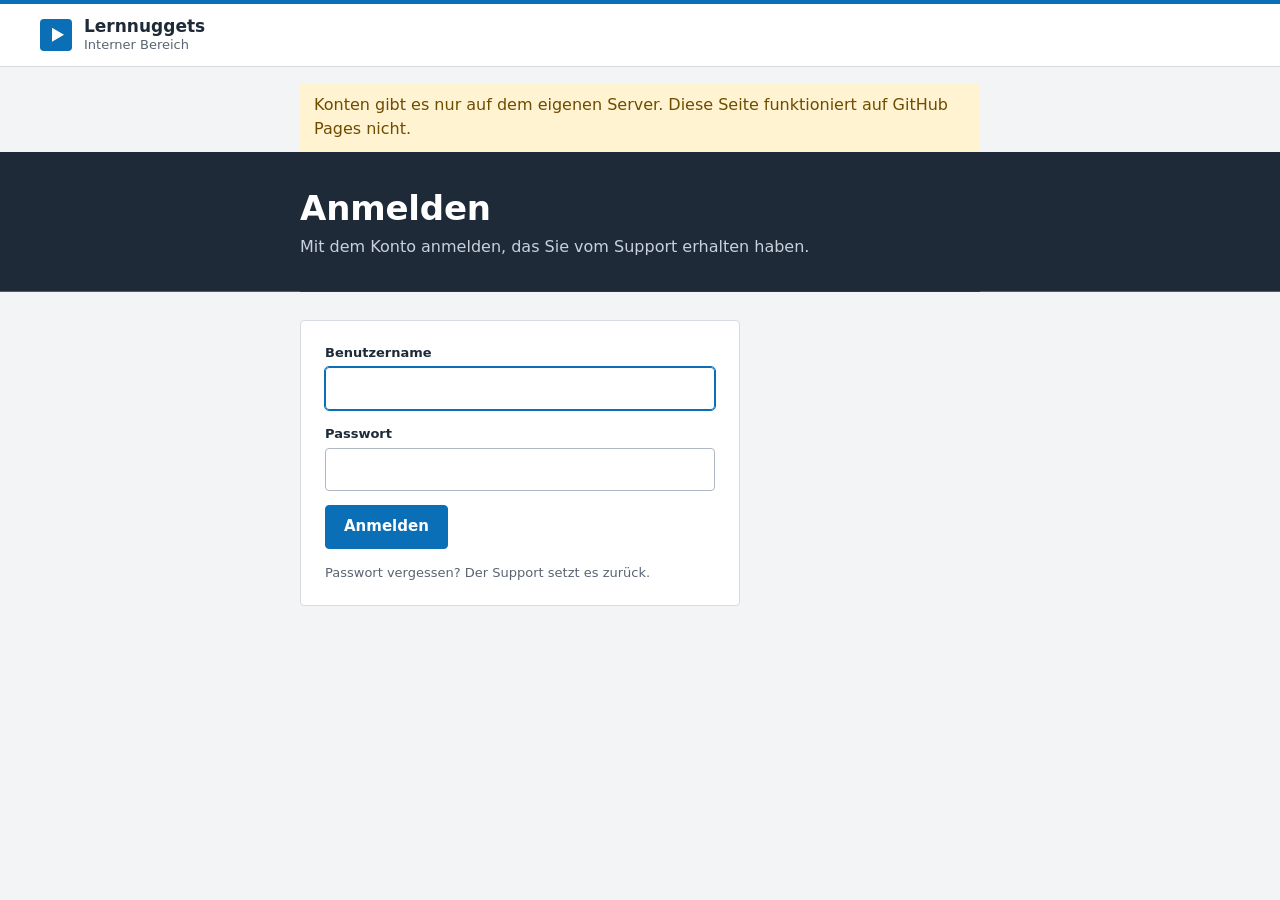
<file: anmelden.html>
<!doctype html>
<html lang="de">
<head>
  <meta charset="utf-8">
  <meta name="viewport" content="width=device-width, initial-scale=1">
  <meta http-equiv="Content-Security-Policy" content="default-src 'self'; img-src 'self' data:; style-src 'self' 'unsafe-inline'; script-src 'self'; connect-src 'self'; font-src 'self'">
  <meta name="robots" content="noindex">
  <title>Anmelden – Lernnuggets</title>
  <link rel="stylesheet" href="assets/style.css?v=__BUILD__">
</head>
<body class="seite-konto" data-seite="anmelden">
  <header class="topbar">
    <span class="brand">
      <span class="brand-mark" aria-hidden="true"></span>
      <span class="brand-text"><strong>Lernnuggets</strong><small>Interner Bereich</small></span>
    </span>
    <nav class="topnav" aria-label="Hauptnavigation"></nav>
  </header>

  <main id="main" class="konto-main" tabindex="-1">
    <section class="band"><h1 id="titel">Anmelden</h1><p id="untertitel">Mit dem Konto anmelden, das Sie vom Support erhalten haben.</p></section>

    <form class="form-panel" id="f-anmelden" novalidate>
      <label class="field"><span>Benutzername</span><input name="benutzer" autocomplete="username" autocapitalize="none" spellcheck="false" required></label>
      <label class="field"><span>Passwort</span><input name="passwort" type="password" autocomplete="current-password" required></label>
      <p class="form-msg" role="alert" aria-live="assertive"></p>
      <div class="form-actions"><button class="btn" type="submit">Anmelden</button></div>
      <p class="form-note">Passwort vergessen? Der Support setzt es zurück.</p>
    </form>

    <form class="form-panel" id="f-neu" hidden novalidate>
      <p>Sie haben sich mit einem Einmal-Passwort angemeldet. Bitte legen Sie jetzt ein eigenes Passwort fest.</p>
      <label class="field"><span>Einmal-Passwort</span><input name="alt" type="password" autocomplete="current-password" required></label>
      <label class="field"><span>Neues Passwort <em class="hint">mindestens 10 Zeichen</em></span><input name="neu" type="password" autocomplete="new-password" minlength="10" required></label>
      <label class="field"><span>Neues Passwort wiederholen</span><input name="neu2" type="password" autocomplete="new-password" required></label>
      <p class="form-msg" role="alert" aria-live="assertive"></p>
      <div class="form-actions"><button class="btn" type="submit">Passwort speichern</button></div>
    </form>
  </main>

  <script src="assets/konto.js?v=__BUILD__"></script>
</body>
</html>
</file>
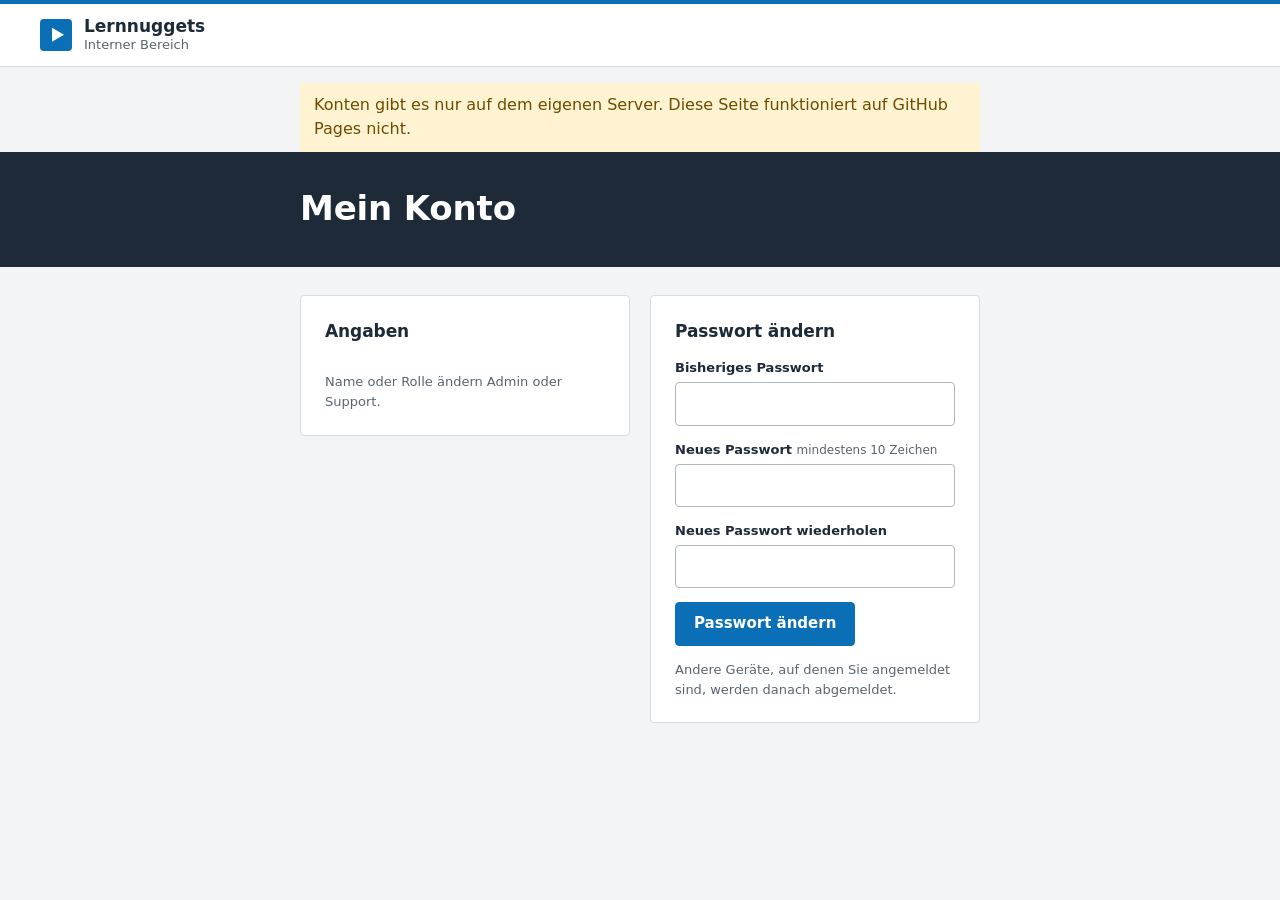
<file: konto.html>
<!doctype html>
<html lang="de">
<head>
  <meta charset="utf-8">
  <meta name="viewport" content="width=device-width, initial-scale=1">
  <meta http-equiv="Content-Security-Policy" content="default-src 'self'; img-src 'self' data:; style-src 'self' 'unsafe-inline'; script-src 'self'; connect-src 'self'; font-src 'self'">
  <title>Mein Konto – Lernnuggets</title>
  <link rel="stylesheet" href="assets/style.css?v=__BUILD__">
</head>
<body class="seite-konto" data-seite="konto">
  <header class="topbar">
    <a href="/" class="brand" aria-label="Zur Übersicht">
      <span class="brand-mark" aria-hidden="true"></span>
      <span class="brand-text"><strong>Lernnuggets</strong><small>Interner Bereich</small></span>
    </a>
    <nav class="topnav" aria-label="Hauptnavigation"></nav>
  </header>

  <main id="main" class="konto-main" tabindex="-1">
    <section class="band"><h1>Mein Konto</h1><p id="untertitel"></p></section>
    <div class="konto-grid">
      <section class="form-panel">
        <h2>Angaben</h2>
        <dl class="kv" id="angaben"></dl>
        <p class="form-note">Name oder Rolle ändern Admin oder Support.</p>
      </section>
      <form class="form-panel" id="f-pw" novalidate>
        <h2>Passwort ändern</h2>
        <label class="field"><span>Bisheriges Passwort</span><input name="alt" type="password" autocomplete="current-password" required></label>
        <label class="field"><span>Neues Passwort <em class="hint">mindestens 10 Zeichen</em></span><input name="neu" type="password" autocomplete="new-password" minlength="10" required></label>
        <label class="field"><span>Neues Passwort wiederholen</span><input name="neu2" type="password" autocomplete="new-password" required></label>
        <p class="form-msg" role="alert" aria-live="assertive"></p>
        <div class="form-actions"><button class="btn" type="submit">Passwort ändern</button></div>
        <p class="form-note">Andere Geräte, auf denen Sie angemeldet sind, werden danach abgemeldet.</p>
      </form>
    </div>
  </main>

  <script src="assets/konto.js?v=__BUILD__"></script>
</body>
</html>
</file>
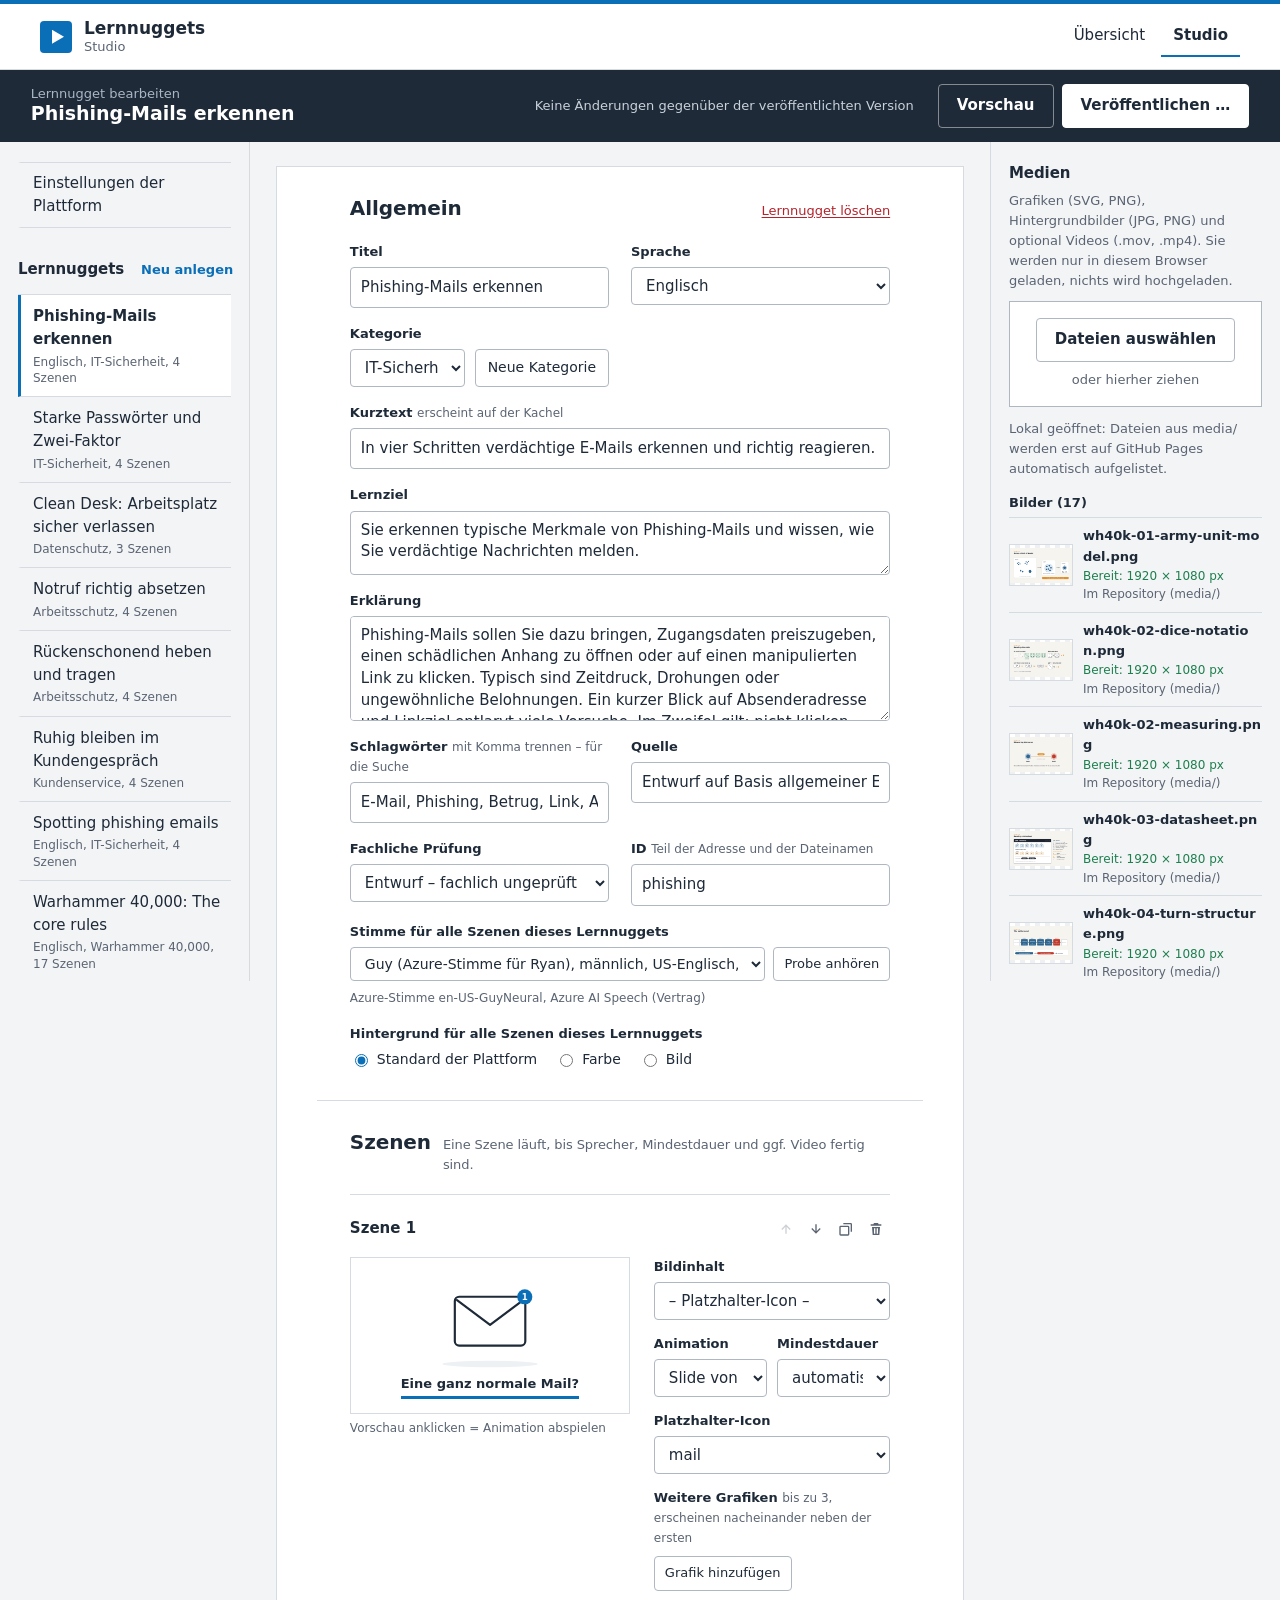
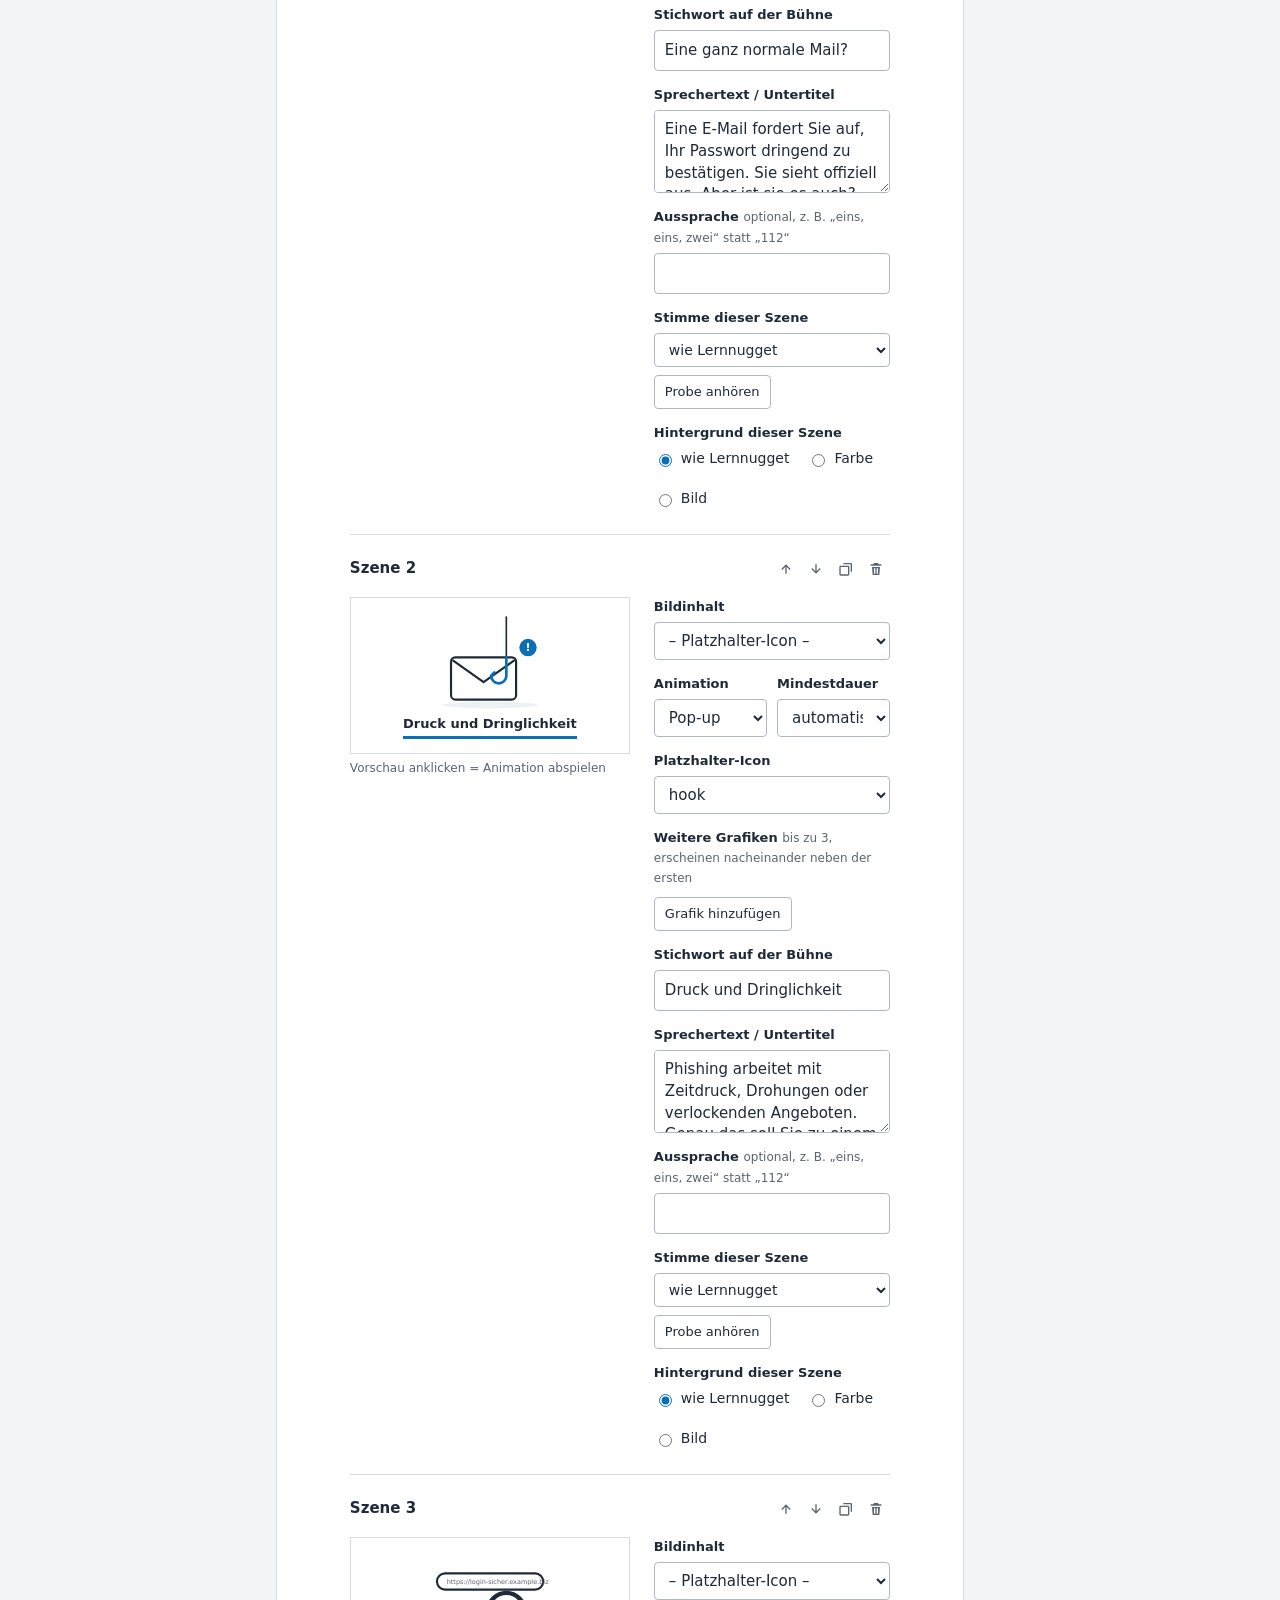
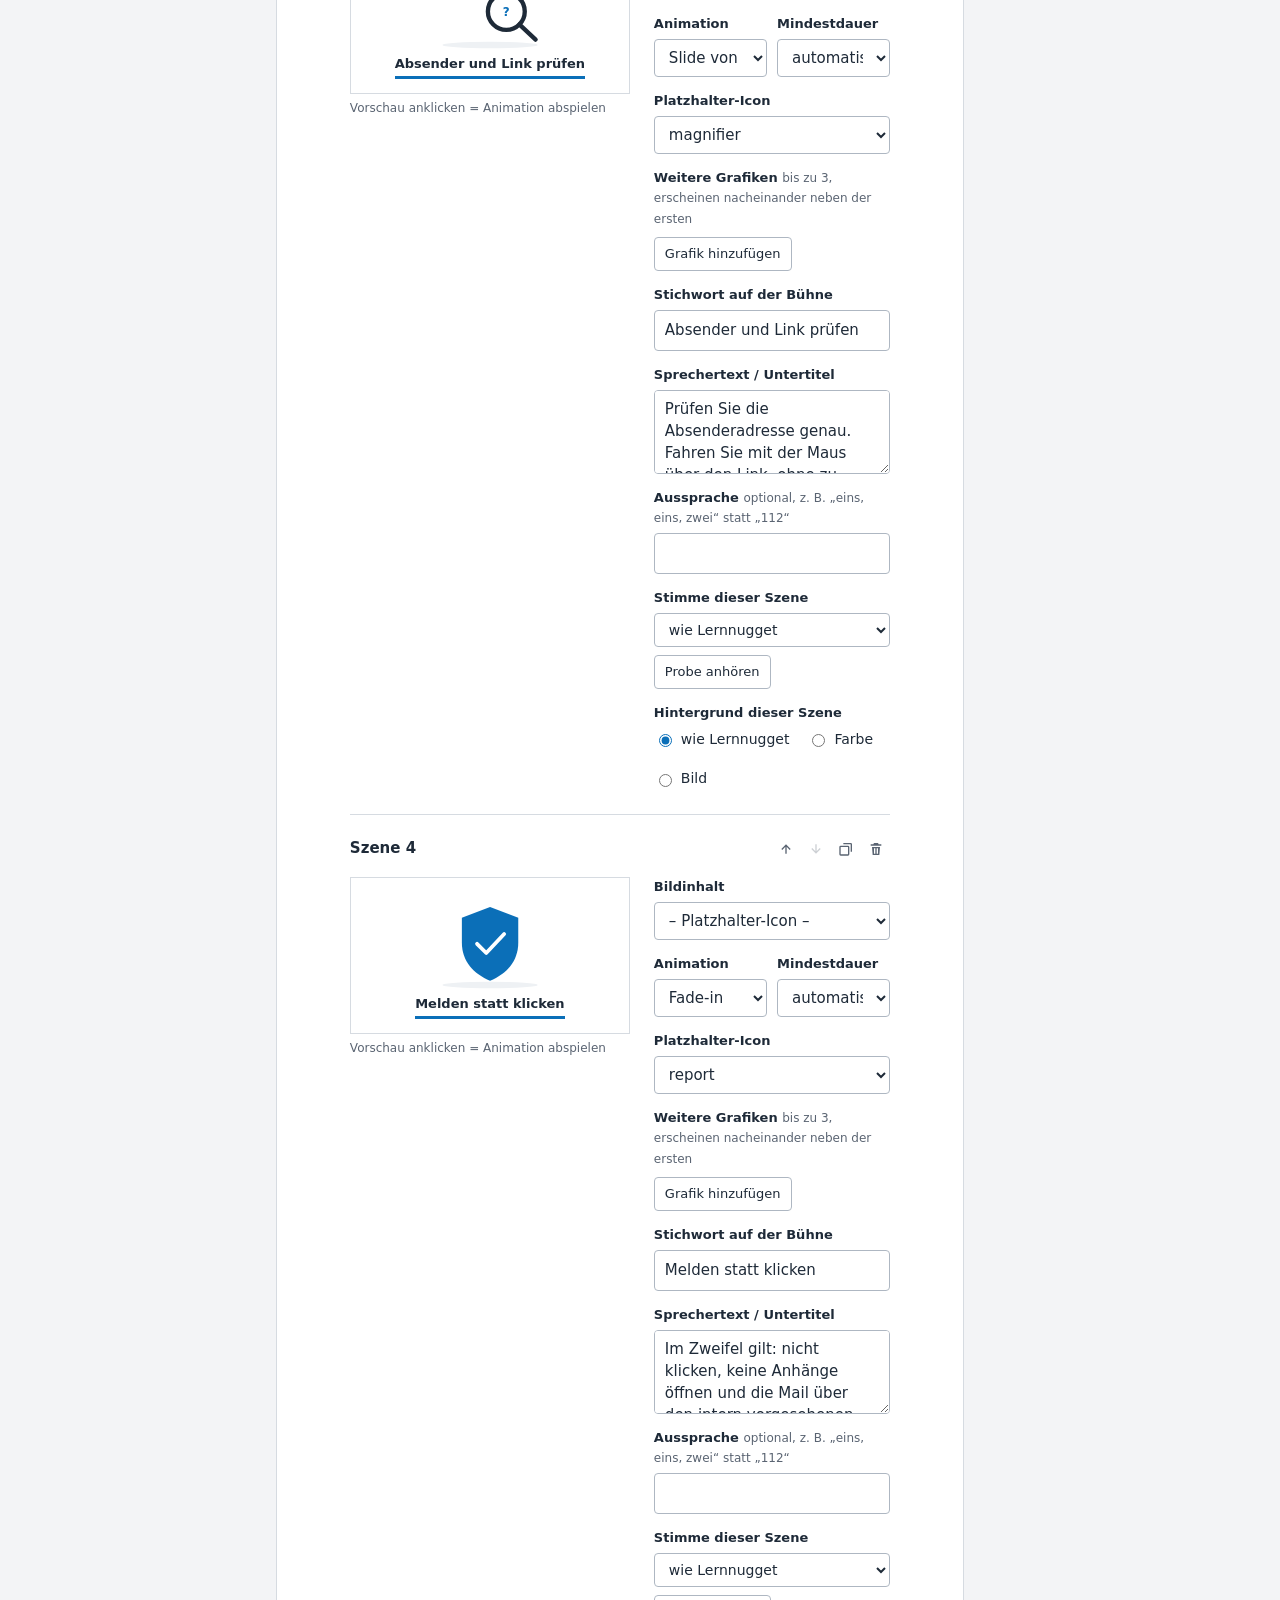
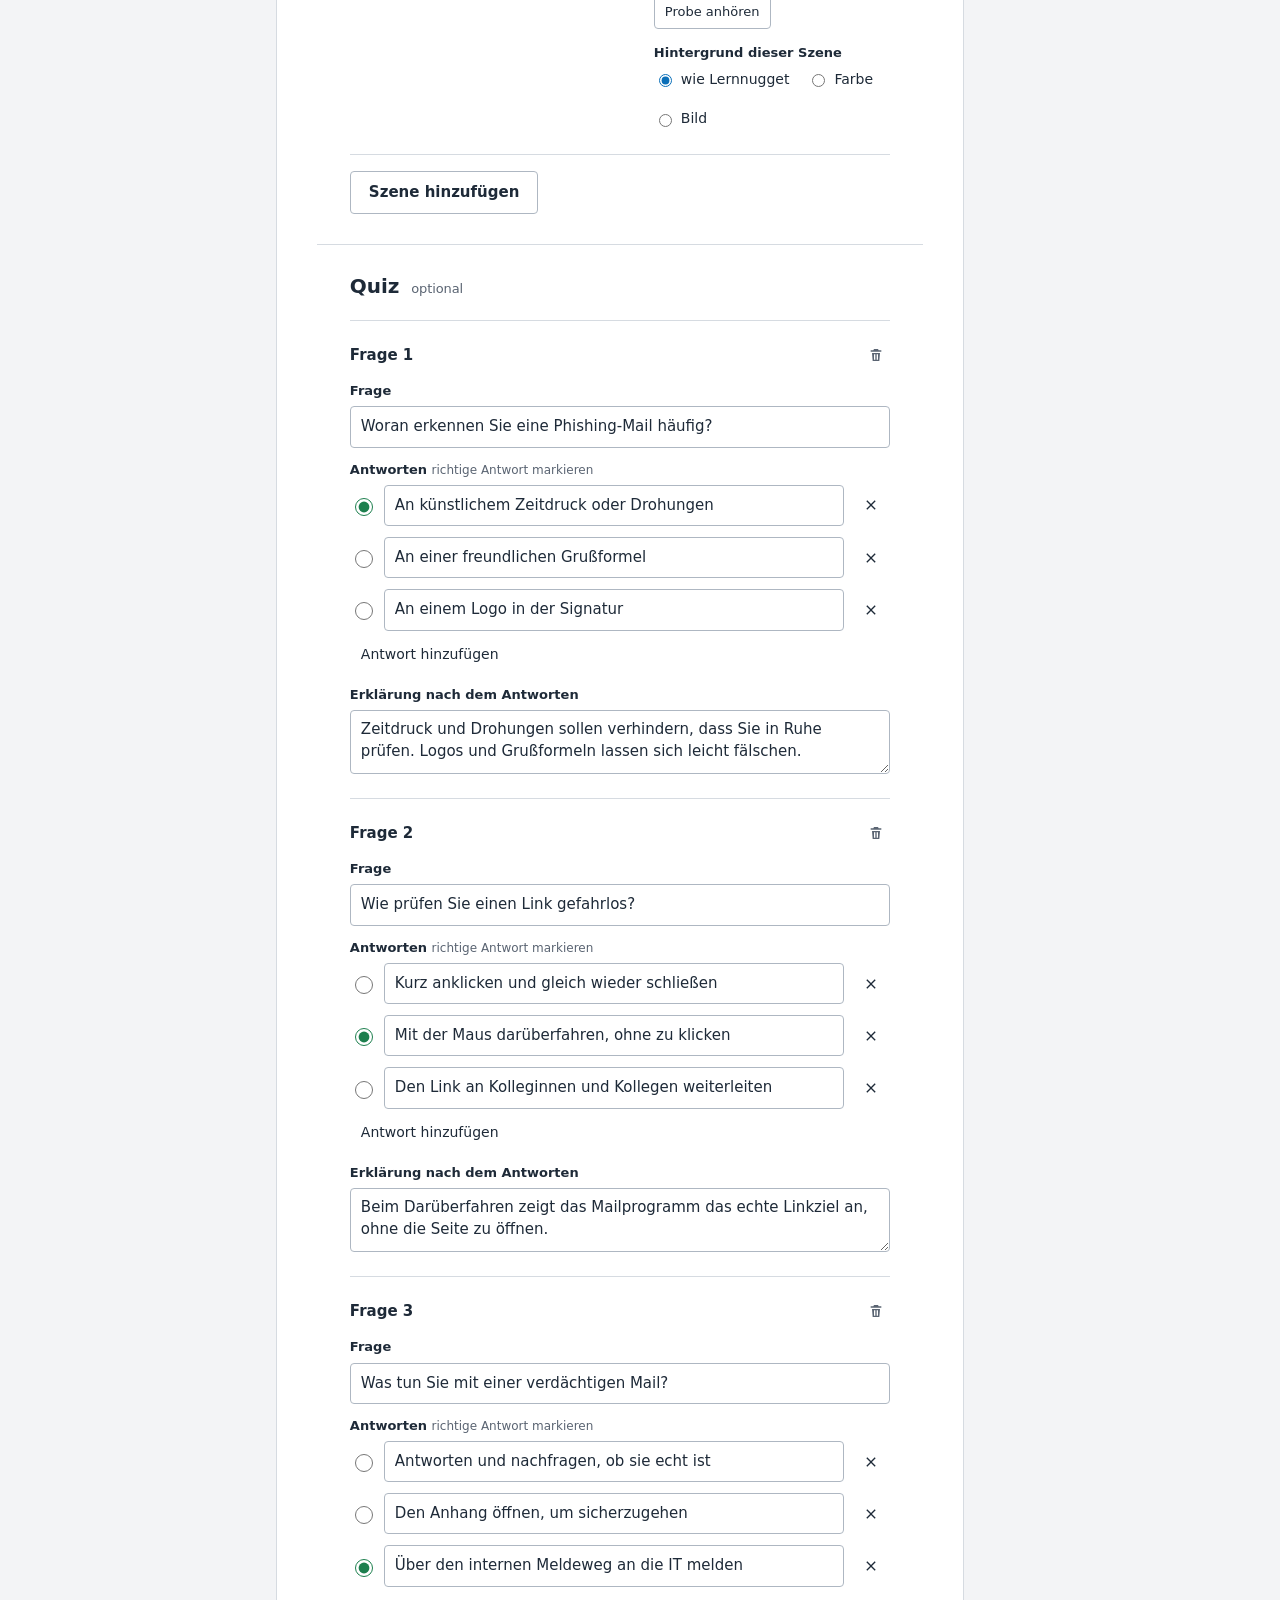
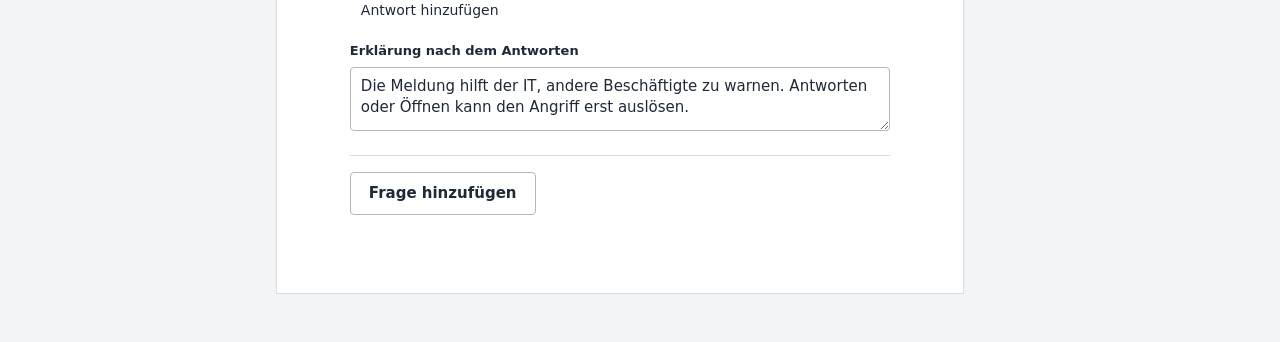
<file: studio.html>
<!doctype html>
<html lang="de">
<head>
  <meta charset="utf-8">
  <meta name="viewport" content="width=device-width, initial-scale=1">
  <!-- connect-src: eigener Server (Speichern, Hochladen) bzw. GitHub-API (nur lesend: Dateien in media/ auflisten). -->
  <meta http-equiv="Content-Security-Policy" content="default-src 'self'; img-src 'self' data: blob:; media-src 'self' blob:; style-src 'self' 'unsafe-inline'; script-src 'self'; connect-src 'self' https://api.github.com; font-src 'self'">
  <title>Studio – Lernnuggets</title>
  <link rel="stylesheet" href="assets/style.css?v=__BUILD__">
  <link rel="stylesheet" href="assets/studio.css?v=__BUILD__">
</head>
<body class="studio">
  <header class="topbar">
    <a href="index.html" class="brand" aria-label="Zur Lernplattform">
      <span class="brand-mark" aria-hidden="true"></span>
      <span class="brand-text"><strong>Lernnuggets</strong><small>Studio</small></span>
    </a>
    <nav class="topnav" aria-label="Hauptnavigation">
      <a href="index.html">Übersicht</a>
      <a href="studio.html" aria-current="page">Studio</a>
    </nav>
  </header>

  <div class="studio-bar">
    <div class="bar-title">
      <span id="bar-kontext">Studio</span>
      <strong id="bar-name">Inhalte</strong>
    </div>
    <span class="save-state" id="save-state" aria-live="polite"></span>
    <div class="bar-actions">
      <button class="btn on-dark ghost" id="btn-preview">Vorschau</button>
      <button class="btn on-dark" id="btn-export">Veröffentlichen …</button>
    </div>
  </div>

  <div class="studio-layout">
    <nav class="studio-nav" aria-label="Lernnuggets">
      <button class="nav-item settings-btn" id="btn-settings">Einstellungen der Plattform</button>
      <div class="nav-head"><h2>Lernnuggets</h2><button class="ctrl" id="btn-new" title="Neues Lernnugget anlegen">Neu anlegen</button></div>
      <ul id="nugget-list"></ul>
      <div class="nav-foot">
        <button class="linkbtn" id="btn-reset">Entwurf verwerfen</button>
      </div>
    </nav>

    <main id="editor" tabindex="-1"></main>

    <aside class="media-lib" aria-labelledby="lib-h">
      <h2 id="lib-h">Medien</h2>
      <p class="small" id="lib-text">Grafiken (SVG, PNG), Hintergrundbilder (JPG, PNG) und optional Videos (.mov, .mp4). Sie werden nur in diesem Browser geladen, nichts wird hochgeladen.</p>
      <div class="drop" id="drop">
        <label class="btn ghost file-btn">Dateien auswählen<input type="file" id="file-in" accept=".svg,.png,.jpg,.jpeg,.webp,.mov,.mp4,.m4v,.webm,image/*,video/*" multiple hidden></label>
        <span>oder hierher ziehen</span>
      </div>
      <p class="small" id="repo-info"></p>
      <ul id="lib-list" class="lib-list"></ul>
    </aside>
  </div>

  <dialog id="dlg-export" aria-labelledby="dlg-h">
    <form method="dialog" class="dlg">
      <h2 id="dlg-h">Veröffentlichen</h2>
      <div id="dlg-body"></div>
      <div class="dlg-actions" id="dlg-actions"><button class="btn ghost" value="close">Schließen</button><button class="btn ghost" id="btn-json" type="button">Als .json herunterladen</button><button class="btn" id="btn-copy" type="button">Inhalte kopieren</button></div>
    </form>
  </dialog>

  <script src="data/inhalte.js?v=__BUILD__"></script>
  <script src="assets/icons.js?v=__BUILD__"></script>
  <script src="assets/szene.js?v=__BUILD__"></script>
  <script src="assets/stimmen.js?v=__BUILD__"></script>
  <script src="assets/aussprache.js?v=__BUILD__"></script>
  <script src="audio/stimmen/index.js?v=__BUILD__"></script>
  <script src="assets/studio.js?v=__BUILD__"></script>
</body>
</html>
</file>
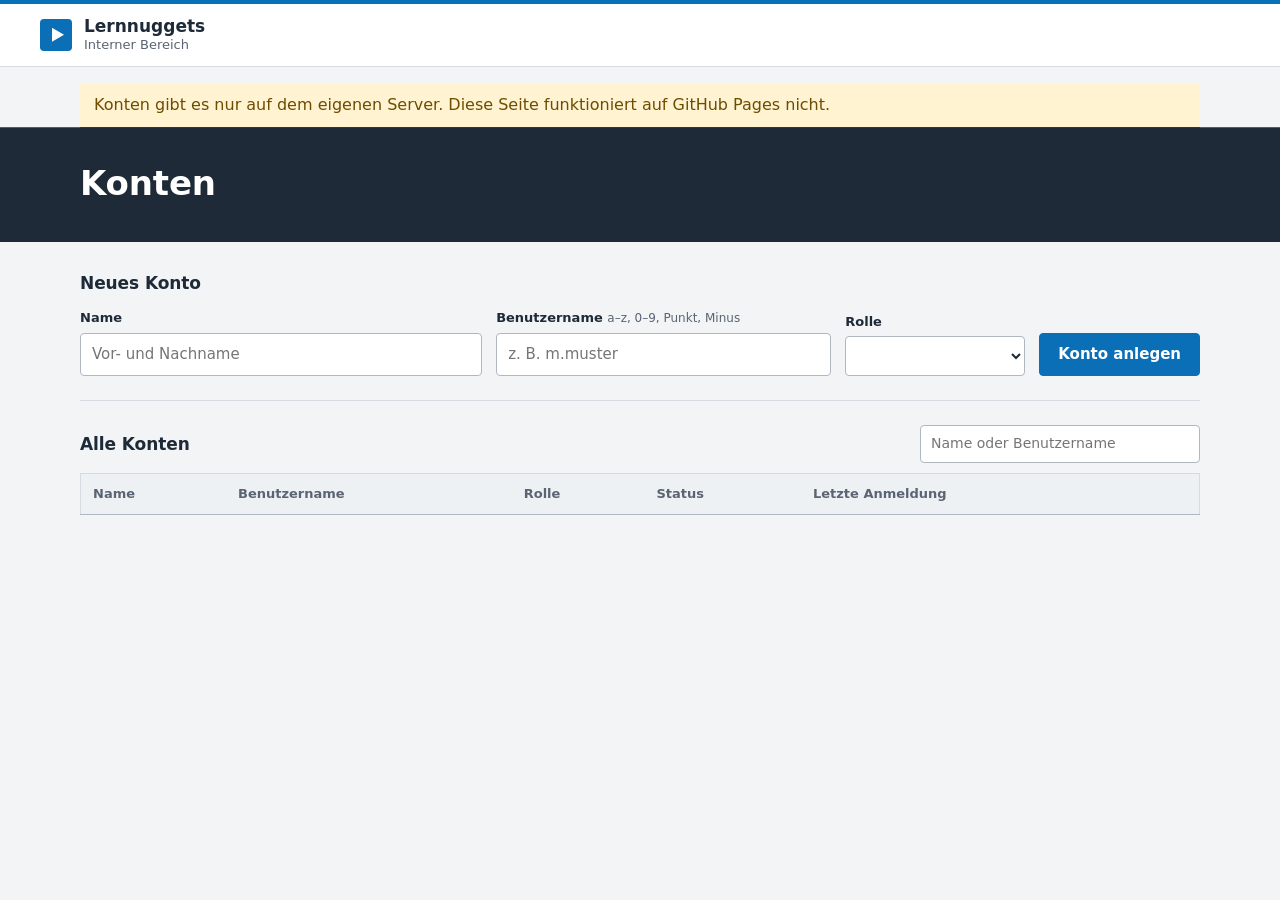
<file: verwaltung.html>
<!doctype html>
<html lang="de">
<head>
  <meta charset="utf-8">
  <meta name="viewport" content="width=device-width, initial-scale=1">
  <meta http-equiv="Content-Security-Policy" content="default-src 'self'; img-src 'self' data:; style-src 'self' 'unsafe-inline'; script-src 'self'; connect-src 'self'; font-src 'self'">
  <title>Konten – Lernnuggets</title>
  <link rel="stylesheet" href="assets/style.css?v=__BUILD__">
</head>
<body class="seite-konto" data-seite="verwaltung">
  <header class="topbar">
    <a href="/" class="brand" aria-label="Zur Übersicht">
      <span class="brand-mark" aria-hidden="true"></span>
      <span class="brand-text"><strong>Lernnuggets</strong><small>Interner Bereich</small></span>
    </a>
    <nav class="topnav" aria-label="Hauptnavigation"></nav>
  </header>

  <main id="main" class="konto-main breit" tabindex="-1">
    <section class="band"><h1>Konten</h1><p id="untertitel"></p></section>

    <div class="einmal" id="einmal" hidden role="status">
      <div><strong id="einmal-titel"></strong>
        <p>Dieses Einmal-Passwort wird nur jetzt angezeigt. Geben Sie es der Person persönlich oder telefonisch weiter, nicht per E-Mail zusammen mit dem Benutzernamen. Beim ersten Anmelden wird ein eigenes Passwort festgelegt.</p></div>
      <code id="einmal-pw"></code>
      <div class="einmal-actions"><button class="btn ghost" id="einmal-copy" type="button">Kopieren</button><button class="ctrl" id="einmal-zu" type="button">Ausblenden</button></div>
    </div>

    <form class="neu-konto" id="f-neu" novalidate>
      <h2>Neues Konto</h2>
      <label class="field"><span>Name</span><input name="name" autocomplete="off" placeholder="Vor- und Nachname" required></label>
      <label class="field"><span>Benutzername <em class="hint">a–z, 0–9, Punkt, Minus</em></span><input name="benutzer" autocomplete="off" autocapitalize="none" spellcheck="false" placeholder="z. B. m.muster" required></label>
      <label class="field"><span>Rolle</span><select name="rolle" id="neu-rolle"></select></label>
      <button class="btn" type="submit">Konto anlegen</button>
      <p class="form-msg" role="alert" aria-live="assertive"></p>
    </form>

    <section class="tabelle-wrap" aria-labelledby="h-liste">
      <div class="liste-kopf"><h2 id="h-liste">Alle Konten</h2><input type="search" id="suche" placeholder="Name oder Benutzername" aria-label="Konten durchsuchen"></div>
      <table class="tabelle">
        <thead><tr><th scope="col">Name</th><th scope="col">Benutzername</th><th scope="col">Rolle</th><th scope="col">Status</th><th scope="col">Letzte Anmeldung</th><th scope="col"><span class="sr">Aktionen</span></th></tr></thead>
        <tbody id="liste"></tbody>
      </table>
      <p class="form-msg" id="liste-msg" role="alert"></p>
    </section>

    <section class="tabelle-wrap" id="bereich-protokoll" hidden aria-labelledby="h-prot">
      <div class="liste-kopf"><h2 id="h-prot">Protokoll</h2><span class="form-note">Anmeldungen, Kontoänderungen und Veröffentlichungen, neueste zuerst</span></div>
      <table class="tabelle klein">
        <thead><tr><th scope="col">Zeit</th><th scope="col">Konto</th><th scope="col">Aktion</th><th scope="col">Details</th></tr></thead>
        <tbody id="protokoll"></tbody>
      </table>
    </section>
  </main>

  <script src="assets/konto.js?v=__BUILD__"></script>
</body>
</html>
</file>
<file: assets/style.css>
/* =========================================================
   CI-Werte: hier die freigegebenen Farben der Kommunikation/CI eintragen.
   Schrift bewusst als Systemschrift (keine Web-Fonts = keine externen Abrufe).
   Gestaltung: klassisch-modern – klare Linien, wenig Rundung, keine Schatten,
   eine kräftige Fläche (Kopfbereich der Startseite), sonst ruhig.
   ========================================================= */
:root {
  --accent: #0b6fb8;        /* Primärfarbe / Akzent (im Studio änderbar) */
  --accent-2: #7cc3ee;      /* helle Akzentvariante für Illustrationen */
  --accent-ink: #ffffff;    /* Text auf Akzentfläche */
  --ink: #1e2a38;           /* Haupttext, Linien der Illustrationen */
  --ink-2: #5a6472;         /* Nebentext */
  --line: #d6dbe1;          /* Rahmen */
  --line-strong: #aeb7c2;   /* Rahmen bei Hover/Fokus */
  --bg: #f3f4f6;            /* Seitenhintergrund */
  --surface: #ffffff;
  --soft: #eef1f4;
  --band: #1e2a38;          /* Fläche Kopfbereich Startseite */
  --ok: #1d7f4e;
  --ok-bg: #e7f3ec;
  --bad: #b4232c;
  --bad-bg: #fbeaeb;
  --warn-bg: #fff3d1;
  --warn-ink: #6e4c00;
  --radius: 4px;
  --shadow: none;
  --font: "Segoe UI", system-ui, -apple-system, "Helvetica Neue", Arial, sans-serif;
}

* { box-sizing: border-box; }
html { -webkit-text-size-adjust: 100%; }
body {
  margin: 0; background: var(--bg); color: var(--ink);
  font: 16px/1.55 var(--font);
  border-top: 4px solid var(--accent);
}
a { color: var(--accent); text-underline-offset: 2px; }
button { font: inherit; color: inherit; }
:focus-visible { outline: 2px solid var(--accent); outline-offset: 2px; }
.skip { position: absolute; left: -999px; top: 8px; background: var(--surface); padding: 8px 12px; z-index: 10; }
.skip:focus { left: 8px; }
.sr { position: absolute; width: 1px; height: 1px; overflow: hidden; clip: rect(0 0 0 0); white-space: nowrap; }
h1, h2, h3 { letter-spacing: -.005em; }

/* ---------- Kopfzeile ---------- */
.topbar {
  display: flex; align-items: center; justify-content: space-between; gap: 16px; flex-wrap: wrap;
  padding: 12px clamp(16px, 4vw, 40px); background: var(--surface); border-bottom: 1px solid var(--line);
  position: sticky; top: 0; z-index: 5;
}
.brand { display: flex; align-items: center; gap: 12px; text-decoration: none; color: var(--ink); }
.brand-mark { width: 32px; height: 32px; border-radius: var(--radius); background: var(--accent); position: relative; flex: none; }
.brand-mark::after { content: ""; position: absolute; inset: 9px 8px 9px 12px; background: var(--accent-ink); clip-path: polygon(0 0, 100% 50%, 0 100%); }
.brand-text { display: flex; flex-direction: column; line-height: 1.25; }
.brand-text strong { font-size: 17px; font-weight: 600; }
.brand-text small { color: var(--ink-2); font-size: 13px; }
.topnav { display: flex; align-items: center; gap: 4px; }
.topnav a { color: var(--ink); text-decoration: none; font-size: 15px; padding: 8px 12px; border-bottom: 2px solid transparent; }
.topnav a:hover { border-bottom-color: var(--line-strong); }
.topnav a[aria-current="page"] { border-bottom-color: var(--accent); font-weight: 600; }
.proto-badge { font-size: 12px; font-weight: 600; color: var(--warn-ink); background: var(--warn-bg); padding: 3px 8px; border-radius: 2px; margin-left: 8px; }

main:focus, main:focus-visible { outline: none; }
main { max-width: 1200px; margin: 0 auto; padding: 0 clamp(16px, 4vw, 40px) 48px; outline: none; }
.footer { max-width: 1200px; margin: 0 auto; padding: 20px clamp(16px, 4vw, 40px) 40px; color: var(--ink-2); font-size: 13px; border-top: 1px solid var(--line); }
.footer p { margin: 4px 0; max-width: 90ch; }

/* ---------- Startseite ---------- */
/* Die eine kräftige Fläche: vollflächiger Kopfbereich mit Suche */
.hero {
  background: var(--band); color: #fff; margin-bottom: 32px; padding: 44px 0 40px;
  box-shadow: 0 0 0 100vmax var(--band); clip-path: inset(0 -100vmax);
  display: grid; gap: 14px;
}
.hero h1 { margin: 0; font-size: clamp(28px, 4vw, 40px); line-height: 1.15; font-weight: 600; }
.hero p { margin: 0; color: #c9d1db; max-width: 62ch; }
.search { position: relative; max-width: 640px; margin-top: 10px; }
.search input {
  width: 100%; padding: 14px 16px 14px 48px; font: inherit; font-size: 17px;
  border: 1px solid transparent; border-radius: var(--radius); background: var(--surface); color: var(--ink);
}
.search input:focus { outline: 3px solid var(--accent-2); outline-offset: 0; }
.search svg { position: absolute; left: 16px; top: 50%; transform: translateY(-50%); width: 20px; height: 20px; stroke: var(--ink-2); }

.home { display: grid; grid-template-columns: 220px minmax(0, 1fr); gap: 32px; align-items: start; }
@media (max-width: 800px) { .home { grid-template-columns: 1fr; gap: 16px; } }
.filter h2 { font-size: 15px; font-weight: 600; margin: 0 0 8px; }
.chips { display: flex; flex-direction: column; border-top: 1px solid var(--line); }
@media (max-width: 800px) { .chips { flex-direction: row; flex-wrap: wrap; border-top: 0; gap: 6px; } }
.chip {
  display: flex; justify-content: space-between; gap: 12px; text-align: left;
  border: 0; border-bottom: 1px solid var(--line); border-left: 3px solid transparent;
  background: transparent; padding: 10px 10px 10px 12px; cursor: pointer; font-size: 15px; color: var(--ink);
}
.chip:hover { background: var(--soft); }
.chip[aria-pressed="true"] { border-left-color: var(--accent); background: var(--surface); font-weight: 600; }
.chip .count { color: var(--ink-2); font-weight: 400; font-variant-numeric: tabular-nums; }
@media (max-width: 800px) {
  .chip { border: 1px solid var(--line); border-radius: var(--radius); padding: 6px 10px; background: var(--surface); }
  .chip[aria-pressed="true"] { border-color: var(--accent); box-shadow: inset 0 -2px 0 var(--accent); }
}

.result-info { color: var(--ink-2); font-size: 14px; margin: 0 0 12px; }
.grid { display: grid; grid-template-columns: repeat(auto-fill, minmax(250px, 1fr)); gap: 20px; }
.card {
  display: flex; flex-direction: column; background: var(--surface); border-radius: var(--radius);
  border: 1px solid var(--line); text-decoration: none; color: inherit; overflow: hidden;
}
.card:hover { border-color: var(--line-strong); }
.card:hover h2 { text-decoration: underline; text-underline-offset: 3px; }
.card-thumb { aspect-ratio: 16 / 9; background: var(--surface); display: grid; place-items: center; border-bottom: 1px solid var(--line); position: relative; }
.card-thumb svg { width: 62%; height: auto; }
.card-body { padding: 14px 16px 16px; display: grid; gap: 6px; flex: 1; align-content: start; }
.card-kat { font-size: 13px; color: var(--accent); font-weight: 600; }
.card-body h2 { font-size: 18px; margin: 0; line-height: 1.3; font-weight: 600; }
.card-body p { margin: 0; color: var(--ink-2); font-size: 14px; }
.card-foot { display: flex; justify-content: space-between; align-items: center; gap: 8px; white-space: nowrap; padding: 10px 16px; border-top: 1px solid var(--soft); font-size: 13px; color: var(--ink-2); }
.meta { display: flex; flex-wrap: wrap; gap: 6px; align-items: center; font-size: 13px; }
.tag { border: 1px solid var(--line); background: var(--surface); padding: 1px 7px; border-radius: 2px; color: var(--ink-2); }
.status { padding: 1px 7px; border-radius: 2px; font-size: 12px; font-weight: 600; }
.status.entwurf { background: var(--warn-bg); color: var(--warn-ink); }
.status.freigegeben { background: var(--ok-bg); color: var(--ok); }
.empty { background: var(--surface); border: 1px solid var(--line); border-radius: var(--radius); padding: 28px; color: var(--ink-2); }
mark { background: color-mix(in srgb, var(--accent) 20%, transparent); color: inherit; padding: 0 1px; }

/* ---------- Detailseite ---------- */
.crumbs { font-size: 14px; margin: 24px 0 12px; color: var(--ink-2); }
.crumbs a { color: var(--ink-2); }
.crumbs a:hover { color: var(--ink); }
.detail-head h1 { margin: 0 0 8px; font-size: clamp(26px, 3.4vw, 34px); line-height: 1.2; font-weight: 600; }
.detail-head .meta { margin-bottom: 24px; }
.detail-head .meta .plain { color: var(--ink-2); }
.detail { display: grid; grid-template-columns: minmax(0, 1.7fr) minmax(0, 1fr); grid-template-areas: "player side" "quiz side"; gap: 28px; align-items: start; }
.detail > .player { grid-area: player; }
.detail > .side { grid-area: side; }
.detail > .quiz { grid-area: quiz; margin-top: 0; }
@media (max-width: 900px) { .detail { grid-template-columns: 1fr; grid-template-areas: "player" "side" "quiz"; } }
.panel { background: var(--surface); border: 1px solid var(--line); border-radius: var(--radius); padding: 18px 20px; }
.panel h2 { font-size: 16px; font-weight: 600; color: var(--ink); margin: 0 0 6px; }
.panel h2:not(:first-child) { margin-top: 18px; }
.panel p { margin: 0 0 8px; }
.side { display: grid; gap: 16px; }
.kv { display: grid; grid-template-columns: auto 1fr; gap: 6px 14px; font-size: 14px; margin: 0; }
.kv dt { color: var(--ink-2); }
.kv dd { margin: 0; }

/* ---------- Erklärplayer ---------- */
.player { background: var(--surface); border: 1px solid var(--line); border-radius: var(--radius); overflow: hidden; }
.stage {
  position: relative; aspect-ratio: 16 / 9; background: #fff; overflow: hidden;
  display: grid; place-items: center; cursor: pointer; user-select: none;
}
.stage-inner { width: 100%; height: 100%; display: grid; grid-template-rows: minmax(0, 1fr) auto; justify-items: center; align-items: center; padding: 4% 6% 3%; }
.stage-visual { width: min(54%, 440px); display: grid; place-items: center; }
.stage-visual svg, .stage-visual video { width: 100%; height: auto; display: block; }
.stage-visual.has-video { width: 86%; height: 100%; min-height: 0; }
.stage-visual .scene-video { width: 100%; height: 100%; object-fit: contain; animation: fade .25s ease both; }
.video-error { font-size: 13px; color: var(--bad); background: var(--bad-bg); padding: 6px 10px; border-radius: 2px; margin: 8px 0 0; text-align: center; }
.card-thumb video { width: 70%; height: auto; }
.preview-banner { background: var(--warn-bg); color: var(--warn-ink); padding: 10px clamp(16px, 4vw, 40px); font-size: 14px; font-weight: 600; }
.stage-word { font-size: clamp(18px, 3vw, 30px); font-weight: 700; letter-spacing: -.01em; text-align: center; color: var(--ink); min-height: 1.3em; }
.stage-word::after { content: ""; display: block; height: 4px; width: 56px; margin: 8px auto 0; background: var(--accent); }
.stage-count { position: absolute; top: 12px; left: 14px; font-size: 13px; color: var(--ink-2); font-variant-numeric: tabular-nums; }

.overlay { position: absolute; inset: 0; display: grid; place-items: center; background: rgba(255, 255, 255, .78); }
.overlay[hidden] { display: none; }
.overlay .big-play {
  width: 80px; height: 80px; border-radius: 50%; border: 0; background: var(--accent); cursor: pointer;
  display: grid; place-items: center;
}
.overlay .big-play:hover { filter: brightness(1.08); }
.overlay .big-play svg { width: 32px; height: 32px; fill: var(--accent-ink); margin-left: 4px; }
.overlay .end { display: grid; gap: 12px; justify-items: center; text-align: center; }
.overlay .end strong { font-size: 22px; font-weight: 600; }
.overlay .end .row { display: flex; gap: 10px; flex-wrap: wrap; justify-content: center; }

.caption { min-height: 3.4em; padding: 12px 18px; border-top: 1px solid var(--line); font-size: 17px; line-height: 1.45; background: var(--surface); }
.caption[hidden] { display: none; }

.progress { display: flex; gap: 2px; padding: 0; margin: 0; border-top: 1px solid var(--line); }
.seg { flex: 1; height: 5px; background: var(--soft); border: 0; padding: 0; cursor: pointer; }
.seg span { display: block; height: 100%; width: 0; background: var(--accent); }
.seg.done span { width: 100%; }

.controls { display: flex; align-items: center; gap: 4px; padding: 8px 10px; flex-wrap: wrap; }
.ctrl {
  display: inline-flex; align-items: center; gap: 6px; border: 1px solid transparent; background: transparent; cursor: pointer;
  padding: 7px 10px; border-radius: var(--radius); font-size: 14px; color: var(--ink);
}
.ctrl:hover { background: var(--soft); }
.ctrl:disabled { opacity: .35; cursor: default; background: transparent; }
.ctrl svg { width: 18px; height: 18px; fill: currentColor; flex: none; }
.ctrl[aria-pressed="false"] { color: var(--ink-2); text-decoration: line-through; text-decoration-thickness: 1px; }
.ctrl.primary { background: var(--accent); color: var(--accent-ink); font-weight: 600; }
.ctrl.primary:hover { filter: brightness(1.08); background: var(--accent); }
.spacer { flex: 1; }
.voice-info { font-size: 12px; color: var(--ink-2); padding: 0 14px 12px; }

.btn {
  display: inline-flex; align-items: center; gap: 8px; border: 1px solid var(--accent); background: var(--accent); color: var(--accent-ink);
  padding: 9px 18px; border-radius: var(--radius); cursor: pointer; font-weight: 600; text-decoration: none; font-size: 15px;
}
.btn:hover { filter: brightness(1.08); }
.btn.ghost { background: var(--surface); color: var(--ink); border-color: var(--line-strong); }
.btn.ghost:hover { filter: none; border-color: var(--ink); }

/* Transkript */
details.transcript summary { cursor: pointer; font-weight: 600; }
details.transcript ol { margin: 10px 0 0; padding-left: 20px; }
details.transcript li { margin-bottom: 8px; }
details.transcript li strong { display: block; }

/* Szenen-Animationen: entsprechen den vier AE-Varianten */
.anim-slide-left  { animation: slideLeft .9s cubic-bezier(.2, .8, .2, 1) both; }
.anim-slide-right { animation: slideRight .9s cubic-bezier(.2, .8, .2, 1) both; }
.anim-pop         { animation: pop .7s cubic-bezier(.3, 1.6, .5, 1) both; }
.anim-fade        { animation: fade 1s ease both; }
.word-in          { animation: wordIn .6s .35s ease both; }
@keyframes slideLeft  { from { transform: translateX(-60%); opacity: 0; } to { transform: none; opacity: 1; } }
@keyframes slideRight { from { transform: translateX(60%);  opacity: 0; } to { transform: none; opacity: 1; } }
@keyframes pop        { 0% { transform: scale(.2); opacity: 0; } 100% { transform: none; opacity: 1; } }
@keyframes fade       { from { opacity: 0; } to { opacity: 1; } }
@keyframes wordIn     { from { transform: translateY(10px); opacity: 0; } to { transform: none; opacity: 1; } }
.i-float { animation: floatDown 2.4s ease-in-out infinite; }
@keyframes floatDown { 0%, 100% { transform: translateY(0); } 50% { transform: translateY(6px); } }
@media (prefers-reduced-motion: reduce) {
  .anim-slide-left, .anim-slide-right, .anim-pop, .word-in { animation: fade .3s ease both; }
  .i-float { animation: none; }
}

/* Illustrations-Klassen */
.i-acc { fill: var(--accent); }
.i-acc2 { fill: var(--accent-2); }
.i-ink { fill: var(--ink); }
.i-soft { fill: var(--soft); }
.i-soft2 { fill: #e3e8ef; }
.i-wht { fill: #fff; }
.i-no { fill: none; }
.i-st, .i-st-thin, .i-st-thick, .i-sta, .i-sta-thin, .i-stw, .i-stw-thin { stroke-linecap: round; stroke-linejoin: round; }
.i-st { stroke: var(--ink); stroke-width: 4; }
.i-st-thin { stroke: var(--ink); stroke-width: 3; }
.i-st-thick { stroke: var(--ink); stroke-width: 8; }
.i-sta { stroke: var(--accent); stroke-width: 5; }
.i-sta-thin { stroke: var(--accent); stroke-width: 4; }
.i-stw { stroke: #fff; stroke-width: 7; }
.i-stw-thin { stroke: #fff; stroke-width: 4; }
.i-txt { fill: var(--ink-2); font-family: var(--font); }
.i-txt-a { fill: var(--accent); font-family: var(--font); }
.i-txt-w { fill: #fff; font-family: var(--font); }

/* ---------- Quiz ---------- */
.quiz { margin-top: 24px; }
.quiz h2 { margin: 0 0 4px; font-size: 22px; font-weight: 600; }
.quiz .hint { color: var(--ink-2); font-size: 14px; margin: 0 0 16px; }
.q { background: var(--surface); border: 1px solid var(--line); border-radius: var(--radius); padding: 18px 20px; margin-bottom: 12px; }
.q fieldset { border: 0; margin: 0; padding: 0; }
.q legend { font-weight: 600; font-size: 17px; margin-bottom: 12px; padding: 0; }
.q .opts { display: grid; gap: 8px; }
.opt {
  text-align: left; border: 1px solid var(--line); background: var(--surface); border-radius: var(--radius); padding: 10px 14px;
  cursor: pointer; display: flex; gap: 10px; align-items: center;
}
.opt:hover:not(:disabled) { border-color: var(--line-strong); background: var(--soft); }
.opt:disabled { cursor: default; }
.opt .dot { width: 18px; height: 18px; border-radius: 50%; border: 2px solid var(--line); flex: none; }
.opt.correct { border-color: var(--ok); background: var(--ok-bg); }
.opt.correct .dot { border-color: var(--ok); background: var(--ok); }
.opt.wrong { border-color: var(--bad); background: var(--bad-bg); }
.opt.wrong .dot { border-color: var(--bad); background: var(--bad); }
.feedback { margin-top: 12px; padding: 10px 14px; border-left: 3px solid currentColor; font-size: 15px; }
.feedback.ok { background: var(--ok-bg); color: #13502f; }
.feedback.no { background: var(--bad-bg); color: #7a1219; }
.score { background: var(--surface); border: 1px solid var(--line); border-left: 4px solid var(--accent); border-radius: var(--radius); padding: 16px 20px; display: flex; gap: 16px; align-items: center; justify-content: space-between; flex-wrap: wrap; }
.score strong { font-size: 19px; font-weight: 600; }

.pager { display: grid; grid-template-columns: 1fr 1fr; gap: 16px; margin-top: 36px; border-top: 1px solid var(--line); padding-top: 16px; }
.pager a { display: grid; gap: 2px; text-decoration: none; color: var(--ink); padding: 8px 0; }
.pager a small { color: var(--ink-2); font-size: 13px; }
.pager a span { font-weight: 600; }
.pager a:hover span { text-decoration: underline; text-underline-offset: 3px; }
.pager .next { text-align: right; grid-column: 2; }

/* ---------- Hintergründe, Grafiken, weitere Animationen ---------- */
.stage[data-ton="dunkel"] .stage-word { color: #fff; }
.stage[data-ton="dunkel"] .stage-count { color: rgba(255, 255, 255, .8); }
.stage[data-ton="bild"] .stage-word { background: rgba(255, 255, 255, .94); padding: 6px 18px 10px; border-radius: var(--radius); }
.stage[data-ton="bild"] .stage-count { background: rgba(255, 255, 255, .88); padding: 2px 8px; border-radius: 2px; }
.stage-visual .grafik-wrap { width: 100%; display: grid; place-items: center; }
.stage-visual .scene-grafik { width: 100%; height: auto; max-height: 100%; display: block; object-fit: contain; }
.stage-visual:has(.scene-grafik) { width: min(60%, 520px); height: 100%; min-height: 0; }
.stage-visual:has(.scene-grafik) .grafik-wrap { height: 100%; }
.stage-visual:has(.scene-grafik) .scene-grafik { height: 100%; width: 100%; }
.card-thumb .grafik-wrap { width: 62%; height: 80%; display: grid; place-items: center; }
.card-thumb .scene-grafik { max-width: 100%; max-height: 100%; object-fit: contain; }
.anim-slide-up { animation: slideUp .9s cubic-bezier(.2, .8, .2, 1) both; }
.anim-zoom     { animation: zoomIn 1s cubic-bezier(.2, .8, .2, 1) both; }
@keyframes slideUp { from { transform: translateY(40%); opacity: 0; } to { transform: none; opacity: 1; } }
@keyframes zoomIn  { from { transform: scale(.85); opacity: 0; } to { transform: none; opacity: 1; } }
@media (prefers-reduced-motion: reduce) { .anim-slide-up, .anim-zoom { animation: fade .3s ease both; } }
.small-note { font-size: 13px; color: var(--ink-2); margin: 8px 0 0; }
.dl-btn { width: 100%; justify-content: center; }

.tag.lang { border-color: var(--ink); color: var(--ink); font-weight: 600; }
.card-foot .meta { flex-wrap: nowrap; }

/* Vollbild-Grafiken (fertige Erklärgrafiken mit eigenem Titel) */
.stage.vollbild .stage-inner { padding: 0; grid-template-rows: minmax(0, 1fr); }
.stage.vollbild .stage-visual { width: 100%; height: 100%; }
.stage.vollbild .stage-word { display: none; }
.stage.vollbild .stage-count { background: rgba(255, 255, 255, .88); padding: 1px 7px; border-radius: 2px; top: auto; bottom: 10px; left: auto; right: 12px; }
.card-thumb.vollbild .grafik-wrap { width: 100%; height: 100%; }
.card-thumb.vollbild .scene-grafik { width: 100%; height: 100%; object-fit: cover; object-position: top left; }

/* ---------- Eigener Server: Kontomenü in der Kopfzeile ---------- */
.topbar:has(.konto-menu) { justify-content: flex-start; }
.topbar:has(.konto-menu) .topnav { margin-left: auto; }
.konto-menu { display: flex; align-items: center; gap: 6px; padding-left: 14px; margin-left: 6px; border-left: 1px solid var(--line); }
.konto-menu form { margin: 0; }
.konto-name { display: flex; align-items: center; gap: 9px; text-decoration: none; color: var(--ink); padding: 4px 8px 4px 4px; border-radius: var(--radius); }
.konto-name:hover { background: var(--soft); }
.konto-name > span:last-child { display: flex; flex-direction: column; line-height: 1.2; }
.konto-name strong { font-size: 14px; font-weight: 600; }
.konto-name small { font-size: 12px; color: var(--ink-2); }
.konto-initial { width: 30px; height: 30px; border-radius: 50%; background: var(--band); color: #fff; display: grid; place-items: center; font-size: 13px; font-weight: 600; flex: none; }
@media (max-width: 720px) { .konto-name > span:last-child { display: none; } .konto-menu { padding-left: 8px; } }

/* ---------- Anmelden, Mein Konto, Konten ---------- */
.konto-main { max-width: 760px; }
.konto-main.breit { max-width: 1200px; }
.band { background: var(--band); color: #fff; padding: 36px 0 32px; margin-bottom: 28px; box-shadow: 0 0 0 100vmax var(--band); clip-path: inset(0 -100vmax); }
.band h1 { margin: 0 0 6px; font-size: clamp(26px, 3.4vw, 34px); font-weight: 600; line-height: 1.2; }
.band p { margin: 0; color: #c9d1db; max-width: 70ch; }
.form-panel { background: var(--surface); border: 1px solid var(--line); border-radius: var(--radius); padding: 22px 24px; display: grid; gap: 14px; max-width: 440px; }
.form-panel[hidden] { display: none; }
.form-panel h2 { margin: 0; font-size: 17px; font-weight: 600; }
.form-panel p { margin: 0; }
.konto-grid { display: grid; grid-template-columns: 1fr 1fr; gap: 20px; align-items: start; }
.konto-grid .form-panel { max-width: none; }
@media (max-width: 720px) { .konto-grid { grid-template-columns: 1fr; } }
.field { display: grid; gap: 4px; font-size: 14px; }
.field > span { font-weight: 600; font-size: 13px; color: var(--ink); }
.field .hint { font-size: 12px; color: var(--ink-2); font-weight: 400; font-style: normal; }
.field input, .field select, .field textarea, .liste-kopf input, .tabelle select {
  font: inherit; font-size: 15px; padding: 9px 11px; border: 1px solid var(--line-strong); border-radius: var(--radius); background: #fff; color: var(--ink); width: 100%;
}
.field input:focus, .field select:focus, .field textarea:focus, .liste-kopf input:focus, .tabelle select:focus { border-color: var(--accent); outline: 1px solid var(--accent); outline-offset: 0; }
.form-actions { display: flex; gap: 10px; }
.form-msg { margin: 0; font-size: 14px; color: var(--bad); min-height: 0; }
.form-msg:empty { display: none; }
.form-msg.gut { color: var(--ok); }
.form-note { font-size: 13px; color: var(--ink-2); }
.hinweis-statisch { background: var(--warn-bg); color: var(--warn-ink); padding: 10px 14px; margin: 16px 0 0; }

.neu-konto { display: grid; grid-template-columns: 1.2fr 1fr 180px auto; gap: 12px 14px; align-items: end; padding: 0 0 24px; margin-bottom: 8px; border-bottom: 1px solid var(--line); }
.neu-konto h2 { grid-column: 1 / -1; margin: 0; font-size: 17px; font-weight: 600; }
.neu-konto .form-msg { grid-column: 1 / -1; }
.neu-konto .field[hidden] { display: none; }
@media (max-width: 860px) { .neu-konto { grid-template-columns: 1fr 1fr; } }
@media (max-width: 520px) { .neu-konto { grid-template-columns: 1fr; } }

.einmal { display: grid; grid-template-columns: minmax(0, 1fr) auto auto; gap: 12px 20px; align-items: center; background: var(--surface); border: 1px solid var(--line); border-left: 4px solid var(--ok); padding: 16px 20px; margin-bottom: 24px; }
.einmal[hidden] { display: none; }
.einmal p { margin: 4px 0 0; font-size: 14px; color: var(--ink-2); max-width: 70ch; }
.einmal code { font: 600 20px/1.2 ui-monospace, Consolas, monospace; letter-spacing: .04em; background: var(--soft); padding: 8px 12px; border-radius: var(--radius); user-select: all; }
.einmal-actions { display: flex; gap: 6px; }
@media (max-width: 760px) { .einmal { grid-template-columns: 1fr; } }

.tabelle-wrap { margin-top: 24px; overflow-x: auto; position: relative; }
.liste-kopf { display: flex; align-items: center; justify-content: space-between; gap: 16px; margin-bottom: 10px; flex-wrap: wrap; }
.liste-kopf h2 { margin: 0; font-size: 17px; font-weight: 600; }
.liste-kopf input { max-width: 280px; padding: 7px 10px; font-size: 14px; }
.tabelle { width: 100%; border-collapse: collapse; background: var(--surface); border: 1px solid var(--line); font-size: 14px; }
.tabelle th { text-align: left; font-weight: 600; font-size: 13px; color: var(--ink-2); padding: 10px 12px; border-bottom: 1px solid var(--line-strong); background: var(--soft); white-space: nowrap; }
.tabelle td { padding: 10px 12px; border-bottom: 1px solid var(--line); vertical-align: middle; }
.tabelle tr:last-child td { border-bottom: 0; }
.tabelle code { font-size: 13px; }
.tabelle select { width: auto; padding: 5px 8px; font-size: 14px; }
.tabelle .aktionen { white-space: nowrap; text-align: right; }
.tabelle .aktionen .ctrl { padding: 5px 8px; font-size: 13px; }
.tabelle .leer { color: var(--ink-2); text-align: center; padding: 24px; }
.tabelle.klein { font-size: 13px; }
.tabelle tr.ist-gesperrt td { color: var(--ink-2); }
.tabelle tr.warnzeile td { background: var(--bad-bg); }
.ctrl.gefahr { color: var(--bad); }
.status.gesperrt { background: var(--bad-bg); color: var(--bad); }

/* ---------- Mehrere Grafiken pro Szene ---------- */
.stage-visual:has(.multi) { width: 92%; height: 100%; min-height: 0; }
.multi { display: grid; grid-auto-flow: column; grid-auto-columns: minmax(0, 1fr); gap: 4%; width: 100%; height: 100%; align-items: center; }
.multi .slot { min-width: 0; height: 100%; display: grid; place-items: center; }
.multi .slot.wartet { visibility: hidden; }
.multi .slot > div { width: 100%; height: 100%; display: grid; place-items: center; min-height: 0; }
.multi .slot svg { width: 86%; height: auto; max-height: 100%; }
.stage-visual .multi .scene-grafik, .multi .scene-grafik { width: 100%; height: 100%; max-height: 100%; object-fit: contain; }
.card-thumb .multi { width: 88%; height: 78%; }
.card-thumb .multi .grafik-wrap { width: 100%; height: 100%; }
</file>
<file: assets/studio.css>
/* =========================================================
   Studio – im gleichen klassisch-modernen Stil wie die Lernplattform:
   ein dunkles Band trägt Kontext und Aktionen (wie der Kopfbereich der Startseite),
   darunter drei ruhige Spalten, getrennt durch Linien statt schwebender Karten.
   Der Editor ist ein einziges weißes Blatt; Abschnitte und Szenen sind durch Linien getrennt.
   ========================================================= */
body.studio { background: var(--bg); }

/* ---------- Band mit Kontext und Aktionen ---------- */
.studio-bar {
  background: var(--band); color: #fff;
  display: flex; align-items: center; gap: 16px 24px; flex-wrap: wrap;
  padding: 14px clamp(16px, 2.4vw, 32px);
}
.bar-title { display: flex; flex-direction: column; min-width: 0; line-height: 1.25; }
.bar-title span { font-size: 13px; color: #aab6c4; }
.bar-title strong { font-size: 19px; font-weight: 600; white-space: nowrap; overflow: hidden; text-overflow: ellipsis; max-width: 46vw; }
.save-state { margin-left: auto; font-size: 13px; color: #c9d1db; max-width: 380px; line-height: 1.35; text-align: right; }
.bar-actions { display: flex; gap: 8px; }
.btn.on-dark { background: #fff; color: var(--band); border-color: #fff; }
.btn.on-dark:hover { filter: none; background: #e6ebf0; }
.btn.on-dark.ghost { background: transparent; color: #fff; border-color: rgba(255, 255, 255, .45); }
.btn.on-dark.ghost:hover { border-color: #fff; background: rgba(255, 255, 255, .08); }
.linkbtn.on-dark { color: #fff; }
@media (max-width: 760px) {
  .save-state { margin-left: 0; text-align: left; flex-basis: 100%; order: 3; }
  .bar-title strong { max-width: 80vw; }
}

/* ---------- Drei Spalten ---------- */
.studio-layout { display: grid; grid-template-columns: 250px minmax(0, 1fr) 290px; align-items: start; }
.studio-nav, .media-lib { position: sticky; top: 61px; max-height: calc(100vh - 61px); overflow: auto; padding: 20px 18px 28px; }
.studio-nav { border-right: 1px solid var(--line); }
.media-lib { border-left: 1px solid var(--line); }
@media (max-width: 1180px) {
  .studio-layout { grid-template-columns: 230px minmax(0, 1fr); }
  .media-lib { grid-column: 1 / -1; position: static; max-height: none; border-left: 0; border-top: 1px solid var(--line); }
}
@media (max-width: 760px) {
  .studio-layout { grid-template-columns: 1fr; }
  .studio-nav { position: static; max-height: none; border-right: 0; border-bottom: 1px solid var(--line); }
}

/* Navigation: schlichte Liste wie die Kategorien der Startseite */
.studio-nav h2, .media-lib h2 { font-size: 15px; font-weight: 600; margin: 0; }
.nav-item {
  width: 100%; text-align: left; border: 0; border-left: 3px solid transparent; background: transparent;
  padding: 9px 10px 9px 12px; cursor: pointer; font-size: 15px; color: var(--ink);
  border-top: 1px solid var(--line); border-bottom: 1px solid var(--line);
}
.nav-item:hover { background: var(--soft); }
.nav-item[aria-current="true"] { border-left-color: var(--accent); background: var(--surface); font-weight: 600; }
.nav-head { display: flex; align-items: center; justify-content: space-between; gap: 8px; margin: 26px 0 8px; }
#btn-new { white-space: nowrap; font-size: 13px; padding: 5px 8px; color: var(--accent); font-weight: 600; }
#nugget-list { list-style: none; margin: 0; padding: 0; border-top: 1px solid var(--line); }
#nugget-list button {
  width: 100%; text-align: left; border: 0; border-bottom: 1px solid var(--line); border-left: 3px solid transparent;
  background: transparent; padding: 10px 10px 10px 12px; cursor: pointer; display: grid; gap: 2px; font-size: 15px; color: var(--ink);
}
#nugget-list button:hover { background: var(--soft); }
#nugget-list button[aria-current="true"] { border-left-color: var(--accent); background: var(--surface); font-weight: 600; }
#nugget-list small { color: var(--ink-2); font-size: 12px; font-weight: 400; line-height: 1.35; }
.nav-foot { margin-top: 18px; }
.linkbtn { border: 0; background: none; color: var(--bad); cursor: pointer; font-size: 13px; padding: 0; text-decoration: underline; text-underline-offset: 2px; }
.small { font-size: 13px; color: var(--ink-2); margin: 0 0 10px; }

/* ---------- Editor: ein Blatt, Abschnitte durch Linien getrennt ---------- */
#editor { outline: none; min-width: 0; background: var(--surface); margin: 24px clamp(12px, 2vw, 28px) 48px; border: 1px solid var(--line); }
.ed-card { padding: 26px clamp(18px, 2.6vw, 34px) 30px; border-top: 1px solid var(--line); }
.ed-card:first-child { border-top: 0; }
.ed-card > h2 { font-size: 20px; font-weight: 600; margin: 0 0 18px; display: flex; align-items: baseline; justify-content: space-between; gap: 12px; flex-wrap: wrap; }
.ed-card > h2 .small { font-size: 13px; font-weight: 400; margin: 0; flex: 1; }
.ed-card > h2 .linkbtn { font-size: 13px; font-weight: 400; }
.fgrid { display: grid; grid-template-columns: 1fr 1fr; gap: 16px 22px; }
.fgrid .full { grid-column: 1 / -1; }
@media (max-width: 760px) { .fgrid { grid-template-columns: 1fr; } }

.field { display: grid; gap: 5px; font-size: 14px; align-content: start; }
.field > span { font-weight: 600; color: var(--ink); font-size: 13px; }
.field .hint { font-size: 12px; color: var(--ink-2); font-weight: 400; font-style: normal; }
.field input:not([type="radio"]):not([type="checkbox"]):not([type="color"]), .field textarea, .field select {
  font: inherit; font-size: 15px; padding: 8px 10px; border: 1px solid var(--line-strong); border-radius: var(--radius); background: #fff; color: var(--ink); width: 100%;
}
.field textarea { resize: vertical; min-height: 64px; line-height: 1.45; }
.field input:focus, .field textarea:focus, .field select:focus { border-color: var(--accent); outline: 1px solid var(--accent); outline-offset: 0; }
.inline { display: flex; gap: 10px; }
.inline > * { flex: 1; min-width: 0; }
.inline > button { flex: none; }
.inline .btn { padding: 6px 12px; font-size: 14px; font-weight: 500; }
.check { display: flex; gap: 8px; align-items: center; font-weight: 400; font-size: 15px; cursor: pointer; }
.check input { width: 18px; height: 18px; accent-color: var(--accent); }
.teilen code { background: var(--soft); padding: 1px 6px; border-radius: 2px; font-size: 13px; user-select: all; }

/* ---------- Szenen und Quizfragen: Zeilen, durch Linien getrennt ---------- */
.scenes { display: grid; border-top: 1px solid var(--line); }
.scene, .qedit { display: grid; grid-template-columns: 280px minmax(0, 1fr); gap: 14px 24px; padding: 20px 0 24px; border-bottom: 1px solid var(--line); }
.qedit { grid-template-columns: minmax(0, 1fr); gap: 12px; }
@media (max-width: 980px) { .scene { grid-template-columns: 1fr; } }
.scene-head { grid-column: 1 / -1; display: flex; align-items: center; justify-content: space-between; gap: 8px; }
.scene-head strong { font-size: 15px; font-weight: 600; }
.scene-tools { display: flex; gap: 2px; }
.scene-tools button { border: 1px solid transparent; background: transparent; cursor: pointer; border-radius: var(--radius); padding: 5px; display: inline-grid; place-items: center; color: var(--ink-2); }
.scene-tools button svg { width: 16px; height: 16px; fill: currentColor; }
.scene-tools button:hover { background: var(--soft); color: var(--ink); border-color: var(--line); }
.scene-tools button:disabled { opacity: .3; cursor: default; background: transparent; border-color: transparent; }
.scene-left { display: grid; gap: 6px; align-content: start; }
.scene-fields { display: grid; gap: 14px; min-width: 0; }
.add-row { display: flex; gap: 8px; flex-wrap: wrap; margin-top: 16px !important; }

.warn { font-size: 13px; background: var(--bad-bg); color: #7a1219; border-left: 3px solid var(--bad); padding: 8px 12px; }
.warn ul { margin: 6px 0 0; padding-left: 18px; }
.ok-note { font-size: 13px; background: var(--ok-bg); color: #13502f; border-left: 3px solid var(--ok); padding: 8px 12px; }
.warn-slot:empty { display: none; }
.hint-line { font-size: 12px; color: var(--ink-2); margin: 0; line-height: 1.45; }

/* Mini-Bühne: wie der Player */
.mini-stage { position: relative; aspect-ratio: 16 / 9; overflow: hidden; border: 1px solid var(--line); cursor: pointer;
  display: grid; grid-template-rows: minmax(0, 1fr) auto; justify-items: center; align-items: center; padding: 6% 8% 5%; }
.mini-stage > video { position: absolute; inset: 6% 8% 22%; width: 84%; height: 72%; object-fit: contain; }
.mini-stage .badge { position: absolute; left: 6px; top: 6px; font-size: 11px; background: rgba(30, 42, 56, .85); color: #fff; padding: 2px 6px; border-radius: 2px; }
.mini-visual { width: 62%; height: 100%; min-height: 0; display: grid; place-items: center; }
.mini-visual > div { width: 100%; height: 100%; display: grid; place-items: center; }
.mini-visual svg { width: 90%; height: auto; max-height: 100%; }
.mini-visual img { max-width: 100%; max-height: 100%; object-fit: contain; }
.mini-word { grid-row: 2; font-weight: 700; font-size: 13px; color: var(--ink); border-bottom: 3px solid var(--accent); padding-bottom: 2px; margin-top: 4px; }
.mini-stage[data-ton="dunkel"] .mini-word { color: #fff; }
.mini-stage[data-ton="bild"] .mini-word { background: rgba(255, 255, 255, .92); padding: 2px 8px; border-radius: 2px; }
.mini-stage.vollbild { padding: 0; grid-template-rows: minmax(0, 1fr); }
.mini-stage.vollbild .mini-visual { width: 100%; }
.mini-stage.vollbild .mini-word { display: none; }
.settings-prev { max-width: 420px; }

/* Hintergrund: Auswahl in einer Zeile, ohne eigene Box */
.bg-ed { display: grid; gap: 8px; }
.bg-modes { display: flex; gap: 18px; flex-wrap: wrap; font-size: 14px; color: var(--ink); }
.bg-modes label { white-space: nowrap; display: inline-flex; align-items: center; gap: 6px; cursor: pointer; }
.bg-modes input { accent-color: var(--accent); }
.bg-row { display: flex; gap: 8px; align-items: center; flex-wrap: wrap; }
.bg-row[hidden] { display: none; }
.bg-row input[type="color"] { width: 42px; height: 36px; padding: 2px; border: 1px solid var(--line-strong); border-radius: var(--radius); background: #fff; cursor: pointer; }
.bg-row .hex { width: 110px; font: inherit; font-family: ui-monospace, Consolas, monospace; font-size: 14px; padding: 7px 10px; border: 1px solid var(--line-strong); border-radius: var(--radius); }
.bg-row .hex.invalid { border-color: var(--bad); background: var(--bad-bg); }
.bg-row select { flex: 1; min-width: 160px; font: inherit; font-size: 14px; padding: 7px 10px; border: 1px solid var(--line-strong); border-radius: var(--radius); background: #fff; }
.dauer-frei[hidden] { display: none; }

/* Stimme */
.voice-row { display: flex; gap: 8px; align-items: center; flex-wrap: wrap; }
.voice-row select { flex: 1; min-width: 220px; font: inherit; font-size: 14px; padding: 7px 10px; border: 1px solid var(--line-strong); border-radius: var(--radius); background: #fff; }
.voice-row .ctrl { border: 1px solid var(--line-strong); font-size: 13px; padding: 6px 10px; }
.voice-row .ctrl:hover { border-color: var(--ink); background: var(--surface); }
.voice-info { flex-basis: 100%; font-size: 12px; color: var(--ink-2); padding: 0; }
.voice-info:empty { display: none; }

/* Quiz */
.ans { display: grid; grid-template-columns: auto 1fr auto; gap: 8px; align-items: center; }
.ans + .ans { margin-top: 6px; }
.ans input[type="radio"] { width: 18px; height: 18px; accent-color: var(--ok); }
.icon-btn svg { width: 16px; height: 16px; fill: currentColor; }

/* ---------- Medien ---------- */
.media-lib h2 { margin-bottom: 6px; }
.drop { display: grid; justify-items: center; gap: 8px; text-align: center; border: 1px solid var(--line-strong); background: var(--surface);
  padding: 16px 12px; margin: 10px 0 12px; color: var(--ink-2); font-size: 13px; }
.drop.over { border-color: var(--accent); outline: 1px solid var(--accent); background: color-mix(in srgb, var(--accent) 6%, var(--surface)); }
.file-btn { cursor: pointer; }
.lib-list { list-style: none; margin: 0; padding: 0; }
.lib-h { font-size: 13px; font-weight: 600; color: var(--ink); margin: 14px 0 4px; }
.lib-item { display: grid; grid-template-columns: 64px 1fr; gap: 10px; align-items: center; padding: 8px 0; border-top: 1px solid var(--line); }
.lib-item img, .lib-item video { width: 64px; height: 42px; object-fit: contain; background: #fff; border: 1px solid var(--line); }
.lib-item img { background: repeating-conic-gradient(#eef0f4 0 25%, #fff 0 50%) 0 0 / 10px 10px; }
.lib-item .nm { font-size: 13px; font-weight: 600; word-break: break-all; }
.lib-item .st { display: block; font-size: 12px; color: var(--ink-2); }
.lib-item .st.bad, .lib-item .bad { color: var(--bad); }
.lib-item .st.good { color: var(--ok); }
.lib-item .vthumb-x { width: 64px; height: 42px; display: grid; place-items: center; background: var(--bad-bg); color: var(--bad); font-weight: 700; }

/* ---------- Dialog ---------- */
dialog { border: 1px solid var(--line-strong); border-top: 4px solid var(--accent); border-radius: var(--radius); padding: 0; max-width: 660px; width: calc(100% - 32px); }
dialog::backdrop { background: rgba(30, 42, 56, .55); }
.dlg { padding: 22px 26px; display: grid; gap: 14px; }
.dlg h2 { margin: 0; font-size: 20px; font-weight: 600; }
.dlg p { margin: 0; }
.dlg ol { padding-left: 20px; margin: 0; display: grid; gap: 8px; }
.dlg code { background: var(--soft); padding: 1px 5px; border-radius: 2px; }
.dlg-h { font-size: 15px; font-weight: 600; margin: 6px 0 0; }
.dlg-actions { display: flex; justify-content: flex-end; gap: 10px; flex-wrap: wrap; border-top: 1px solid var(--line); padding-top: 14px; }
.btn:disabled { opacity: .45; cursor: default; filter: none; }
.copy-fallback { width: 100%; height: 140px; font: 12px/1.4 ui-monospace, Consolas, monospace; border: 1px solid var(--line-strong); border-radius: var(--radius); padding: 8px; }
.auftrag-st { font-size: 14px; }
.auftrag-st.gut { color: var(--ok); }
.auftrag-st.bad { color: var(--bad); }
.auftrag-log summary { cursor: pointer; font-size: 13px; color: var(--ink-2); }
.auftrag-log pre { max-height: 220px; overflow: auto; background: var(--soft); border: 1px solid var(--line); padding: 8px 10px; font: 12px/1.45 ui-monospace, Consolas, monospace; margin: 6px 0 0; white-space: pre-wrap; }

/* ---------- Freigabe (Lernnuggets von Anwendern) ---------- */
.freigabe { display: flex; align-items: center; justify-content: space-between; gap: 16px 24px; flex-wrap: wrap;
  padding: 16px clamp(18px, 2.6vw, 34px); background: var(--warn-bg); border-left: 4px solid #c58a00; }
.freigabe.ist-eingereicht { background: var(--ok-bg); border-left-color: var(--ok); }
.freigabe strong { font-size: 15px; font-weight: 600; }
.freigabe p { margin: 2px 0 0; font-size: 14px; color: var(--ink-2); max-width: 62ch; }
.leer-start p { max-width: 62ch; margin: 0 0 14px; }
.frei-liste { width: 100%; border-collapse: collapse; font-size: 14px; }
.frei-liste td { padding: 8px 6px; border-bottom: 1px solid var(--line); }
.frei-liste td:first-child { font-weight: 600; }

/* ---------- Aussprache und Anhören ---------- */
.anhoeren-row { display: flex; align-items: center; gap: 10px; flex-wrap: wrap; }
.anhoeren-row .ctrl, .aus-akt .ctrl { border: 1px solid var(--line-strong); font-size: 13px; padding: 6px 10px; }
.probe-box { display: grid; gap: 8px; padding: 14px 16px; margin: 16px 0; background: var(--soft); border-left: 3px solid var(--accent); }
.aus-liste { width: 100%; border-collapse: collapse; margin-top: 18px; font-size: 14px; }
.aus-liste th { text-align: left; font-size: 13px; font-weight: 600; padding: 6px 6px 6px 0; border-bottom: 1px solid var(--line-strong); }
.aus-liste td { padding: 6px 6px 6px 0; border-bottom: 1px solid var(--line); vertical-align: middle; }
.aus-liste input, .aus-liste select { width: 100%; font: inherit; font-size: 14px; padding: 6px 8px; border: 1px solid var(--line-strong); border-radius: var(--radius); background: #fff; }
.aus-liste input:disabled { background: var(--soft); color: var(--ink-2); }
.aus-akt { white-space: nowrap; text-align: right; width: 1%; }
.std-aus { margin-top: 14px; font-size: 14px; }
.std-aus summary { cursor: pointer; color: var(--accent); }
.std-aus ul { list-style: none; padding: 0; margin: 8px 0 0; columns: 2 260px; column-gap: 24px; }
.std-aus li { display: flex; justify-content: space-between; align-items: center; gap: 8px; padding: 4px 0; border-bottom: 1px solid var(--line); break-inside: avoid; }
.std-aus li em { font-size: 12px; color: var(--ink-2); }
.std-aus li .ctrl { font-size: 12px; padding: 2px 6px; }
@media (max-width: 760px) { .aus-liste thead { display: none; } .aus-liste tr { display: grid; grid-template-columns: 1fr 1fr; gap: 6px; padding: 8px 0; border-bottom: 1px solid var(--line); } .aus-liste td { border: 0; padding: 0; } .aus-akt { text-align: left; } }
.aus-liste td:nth-child(2) { width: 215px; }

/* ---------- Weitere Grafiken pro Szene ---------- */
.weitere { gap: 8px; }
.weitere-row { display: grid; grid-template-columns: 22px minmax(0, 1fr) minmax(0, 1fr) auto; gap: 6px 8px; align-items: center; padding: 8px 0; border-top: 1px solid var(--line); }
.weitere-row select, .weitere-row input { font: inherit; font-size: 14px; padding: 6px 8px; border: 1px solid var(--line-strong); border-radius: var(--radius); background: #fff; min-width: 0; width: 100%; }
.weitere-row [data-wf="inhalt"] { grid-column: 2 / 4; }
.weitere-row [data-wf="animation"] { grid-column: 2; grid-row: 2; }
.weitere-row [data-wf="bei"] { grid-column: 3 / 5; grid-row: 2; }
.weitere-row input.invalid { border-color: #c58a00; background: var(--warn-bg); }
.weitere-row .w-nr { font-size: 13px; font-weight: 600; color: var(--ink-2); text-align: center; }
.weitere-row .w-info { grid-column: 2 / -1; font-size: 12px; color: var(--ink-2); }
.weitere > div > .ctrl { border: 1px solid var(--line-strong); font-size: 13px; padding: 6px 10px; }
.mini-visual:has(.multi) { width: 92%; }
.mini-visual .multi .slot svg { width: 86%; }
</file>
